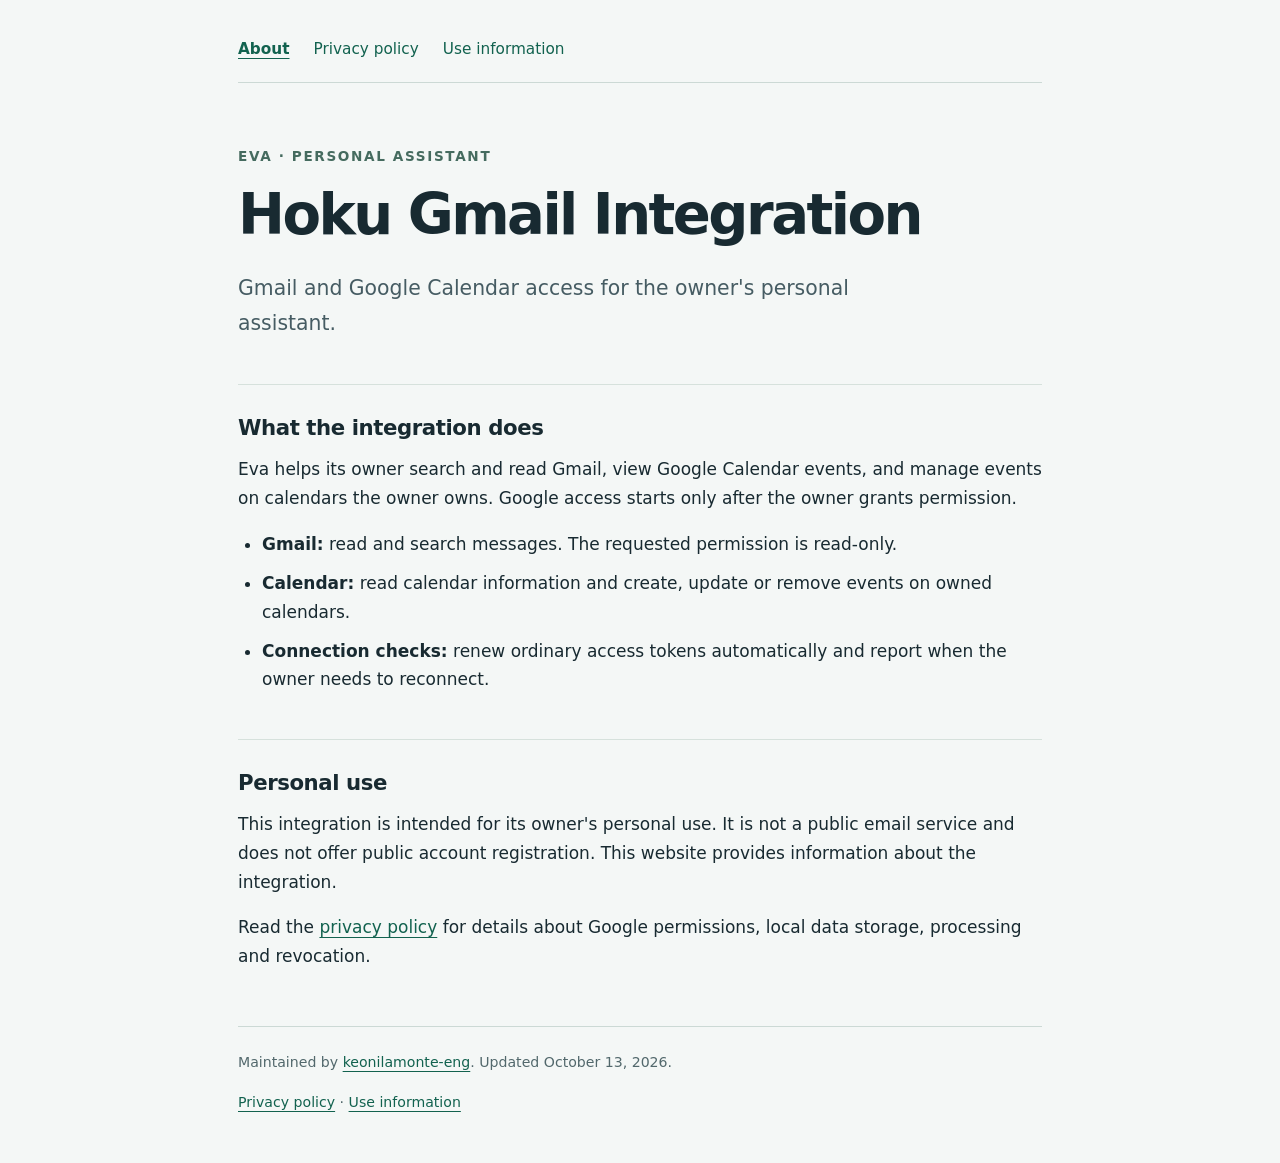
<file: index.html>
<!doctype html>
<html lang="en"><head><meta charset="utf-8"><meta name="viewport" content="width=device-width, initial-scale=1"><title>Hoku Gmail Integration · Eva</title><meta name="description" content="Information about Eva's personal Gmail and Google Calendar integration."><link rel="stylesheet" href="style.css"></head>
<body><main><nav aria-label="Main"><a href="index.html" aria-current="page">About</a><a href="privacy.html">Privacy policy</a><a href="terms.html">Use information</a></nav>
<p class="eyebrow">Eva · Personal assistant</p><h1>Hoku Gmail Integration</h1><p class="lead">Gmail and Google Calendar access for the owner's personal assistant.</p>
<section><h2>What the integration does</h2><p>Eva helps its owner search and read Gmail, view Google Calendar events, and manage events on calendars the owner owns. Google access starts only after the owner grants permission.</p><ul><li><strong>Gmail:</strong> read and search messages. The requested permission is read-only.</li><li><strong>Calendar:</strong> read calendar information and create, update or remove events on owned calendars.</li><li><strong>Connection checks:</strong> renew ordinary access tokens automatically and report when the owner needs to reconnect.</li></ul></section>
<section><h2>Personal use</h2><p>This integration is intended for its owner's personal use. It is not a public email service and does not offer public account registration. This website provides information about the integration.</p><p>Read the <a href="privacy.html">privacy policy</a> for details about Google permissions, local data storage, processing and revocation.</p></section>
<footer><p>Maintained by <a href="https://github.com/keonilamonte-eng">keonilamonte-eng</a>. Updated October 13, 2026.</p><a href="privacy.html">Privacy policy</a> · <a href="terms.html">Use information</a></footer></main></body></html>
</file>
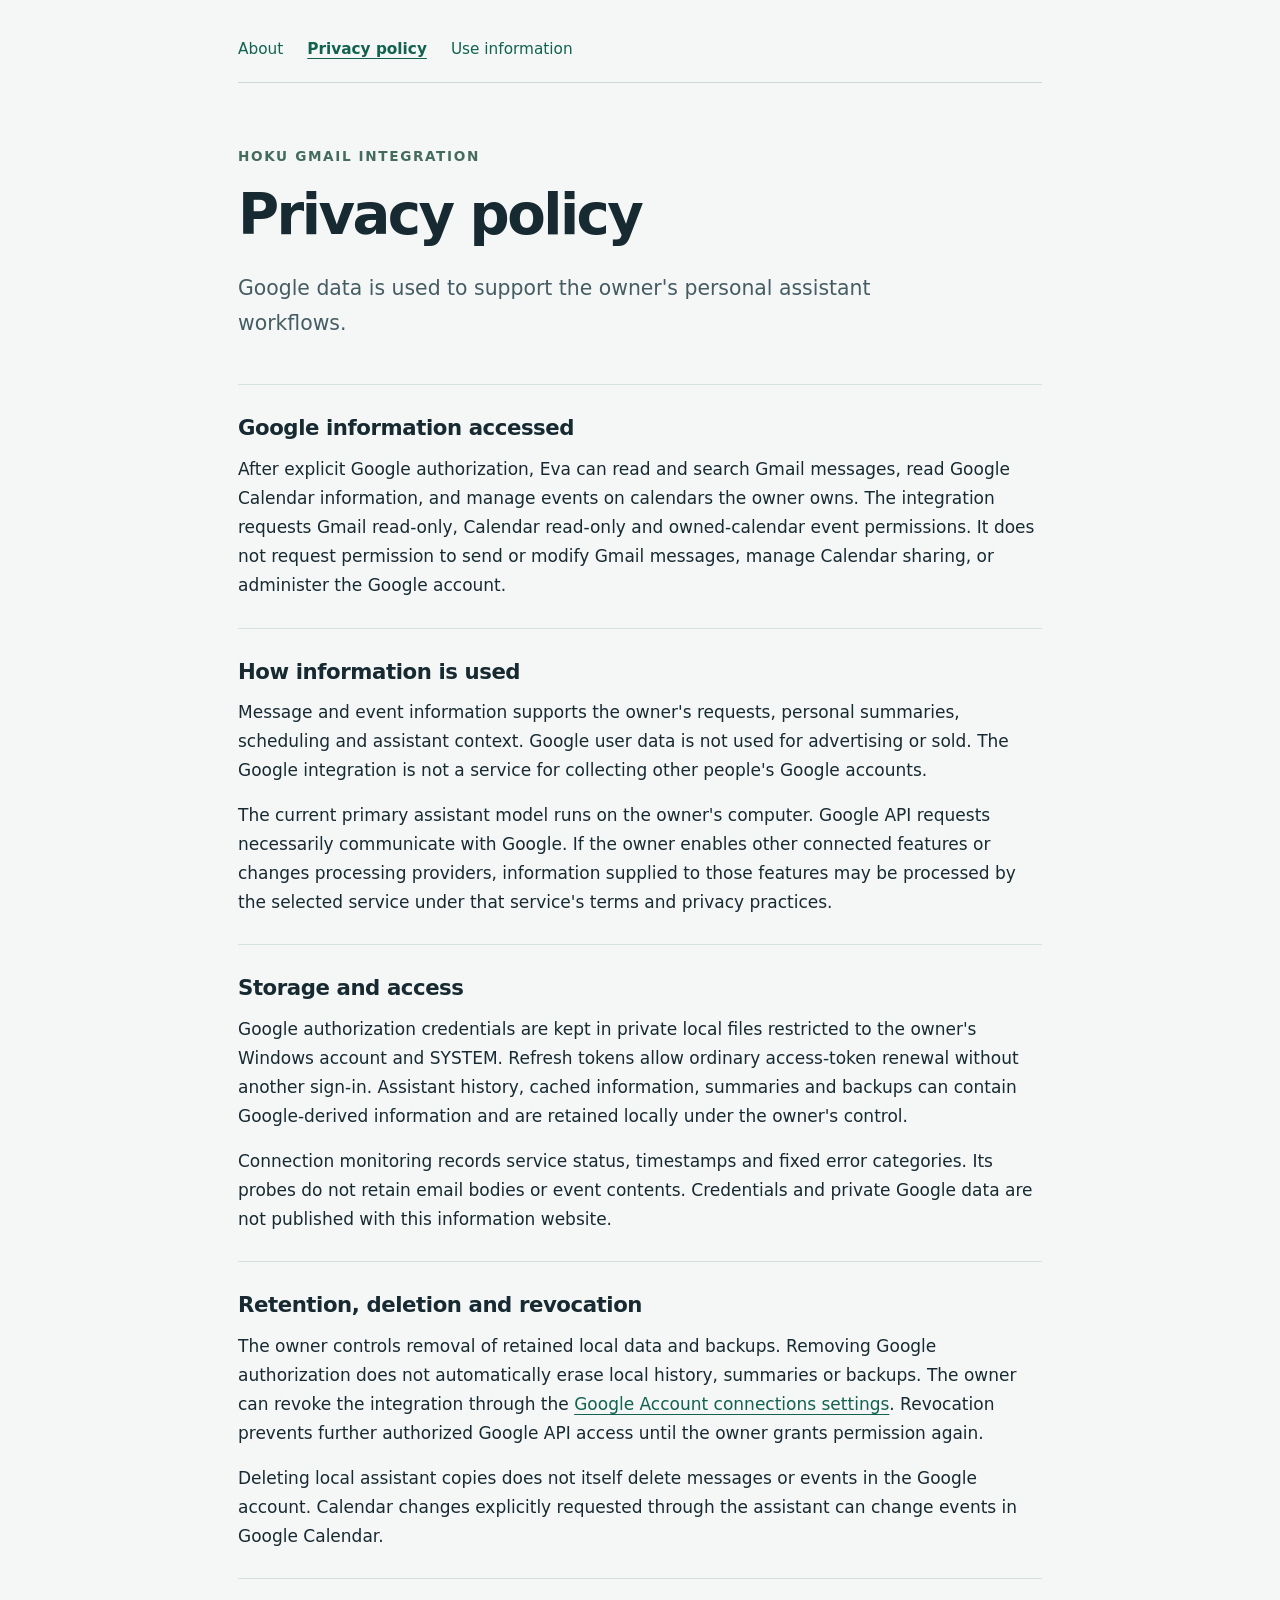
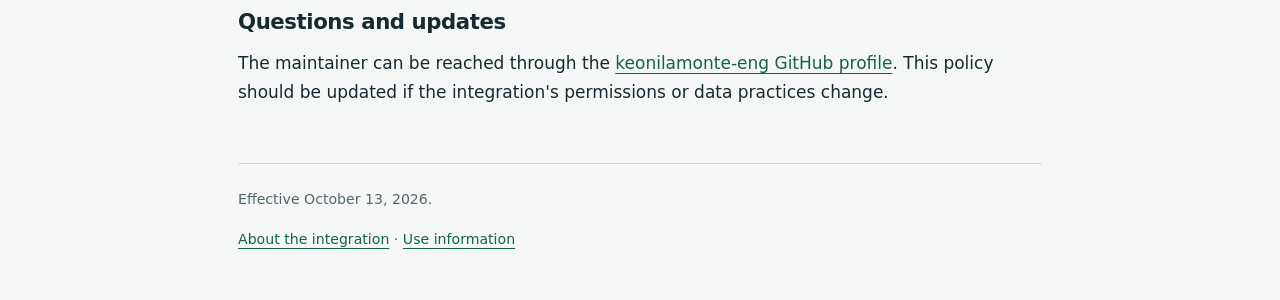
<file: privacy.html>
<!doctype html>
<html lang="en"><head><meta charset="utf-8"><meta name="viewport" content="width=device-width, initial-scale=1"><title>Privacy policy · Hoku Gmail Integration</title><link rel="stylesheet" href="style.css"></head>
<body><main><nav aria-label="Main"><a href="index.html">About</a><a href="privacy.html" aria-current="page">Privacy policy</a><a href="terms.html">Use information</a></nav>
<p class="eyebrow">Hoku Gmail Integration</p><h1>Privacy policy</h1><p class="lead">Google data is used to support the owner's personal assistant workflows.</p>
<section><h2>Google information accessed</h2><p>After explicit Google authorization, Eva can read and search Gmail messages, read Google Calendar information, and manage events on calendars the owner owns. The integration requests Gmail read-only, Calendar read-only and owned-calendar event permissions. It does not request permission to send or modify Gmail messages, manage Calendar sharing, or administer the Google account.</p></section>
<section><h2>How information is used</h2><p>Message and event information supports the owner's requests, personal summaries, scheduling and assistant context. Google user data is not used for advertising or sold. The Google integration is not a service for collecting other people's Google accounts.</p><p>The current primary assistant model runs on the owner's computer. Google API requests necessarily communicate with Google. If the owner enables other connected features or changes processing providers, information supplied to those features may be processed by the selected service under that service's terms and privacy practices.</p></section>
<section><h2>Storage and access</h2><p>Google authorization credentials are kept in private local files restricted to the owner's Windows account and SYSTEM. Refresh tokens allow ordinary access-token renewal without another sign-in. Assistant history, cached information, summaries and backups can contain Google-derived information and are retained locally under the owner's control.</p><p>Connection monitoring records service status, timestamps and fixed error categories. Its probes do not retain email bodies or event contents. Credentials and private Google data are not published with this information website.</p></section>
<section><h2>Retention, deletion and revocation</h2><p>The owner controls removal of retained local data and backups. Removing Google authorization does not automatically erase local history, summaries or backups. The owner can revoke the integration through the <a href="https://myaccount.google.com/connections">Google Account connections settings</a>. Revocation prevents further authorized Google API access until the owner grants permission again.</p><p>Deleting local assistant copies does not itself delete messages or events in the Google account. Calendar changes explicitly requested through the assistant can change events in Google Calendar.</p></section>
<section><h2>Questions and updates</h2><p>The maintainer can be reached through the <a href="https://github.com/keonilamonte-eng">keonilamonte-eng GitHub profile</a>. This policy should be updated if the integration's permissions or data practices change.</p></section>
<footer><p>Effective October 13, 2026.</p><a href="index.html">About the integration</a> · <a href="terms.html">Use information</a></footer></main></body></html>
</file>
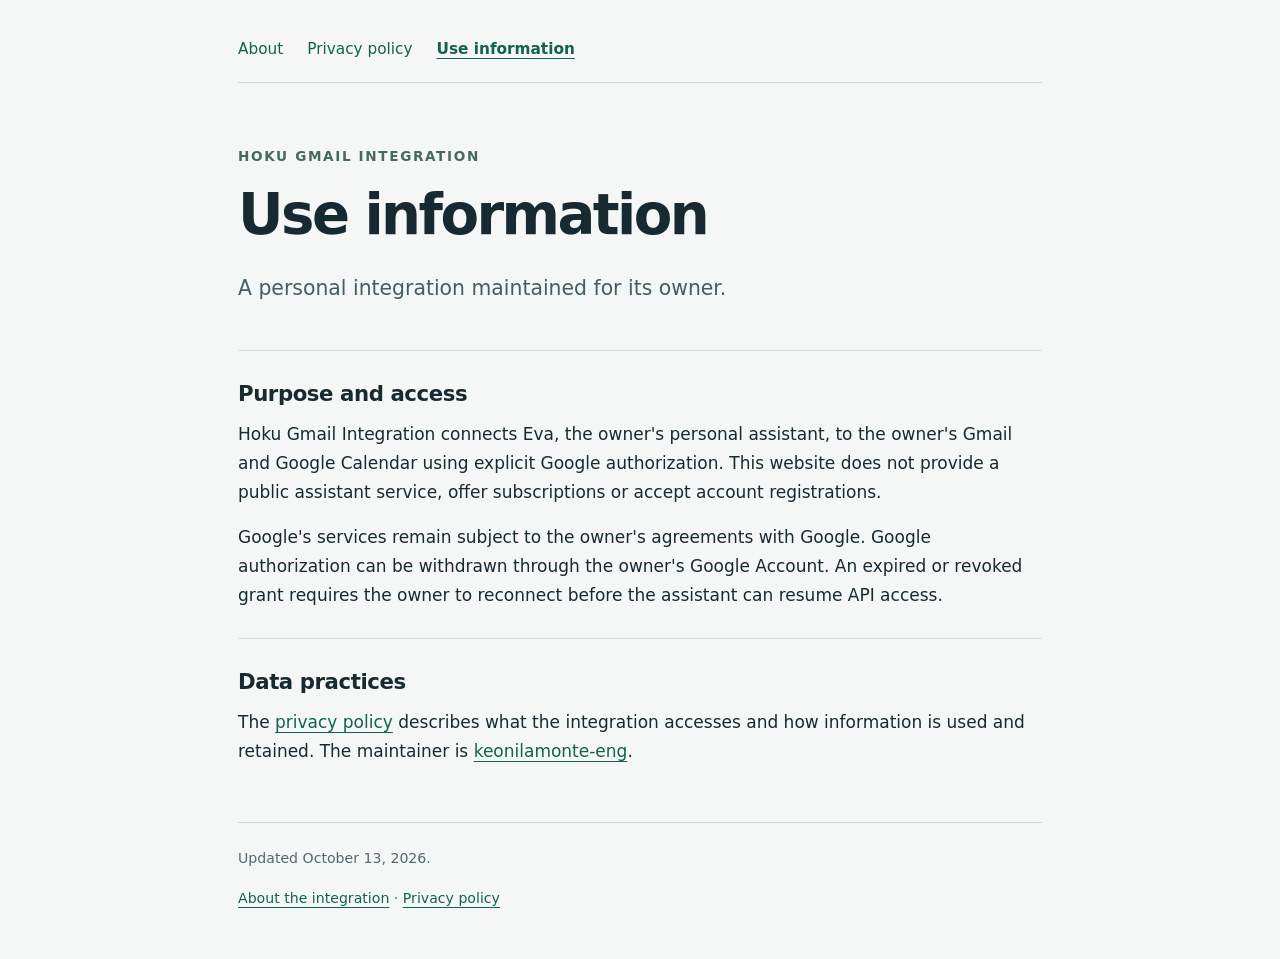
<file: terms.html>
<!doctype html>
<html lang="en"><head><meta charset="utf-8"><meta name="viewport" content="width=device-width, initial-scale=1"><title>Use information · Hoku Gmail Integration</title><link rel="stylesheet" href="style.css"></head>
<body><main><nav aria-label="Main"><a href="index.html">About</a><a href="privacy.html">Privacy policy</a><a href="terms.html" aria-current="page">Use information</a></nav>
<p class="eyebrow">Hoku Gmail Integration</p><h1>Use information</h1><p class="lead">A personal integration maintained for its owner.</p>
<section><h2>Purpose and access</h2><p>Hoku Gmail Integration connects Eva, the owner's personal assistant, to the owner's Gmail and Google Calendar using explicit Google authorization. This website does not provide a public assistant service, offer subscriptions or accept account registrations.</p><p>Google's services remain subject to the owner's agreements with Google. Google authorization can be withdrawn through the owner's Google Account. An expired or revoked grant requires the owner to reconnect before the assistant can resume API access.</p></section>
<section><h2>Data practices</h2><p>The <a href="privacy.html">privacy policy</a> describes what the integration accesses and how information is used and retained. The maintainer is <a href="https://github.com/keonilamonte-eng">keonilamonte-eng</a>.</p></section>
<footer><p>Updated October 13, 2026.</p><a href="index.html">About the integration</a> · <a href="privacy.html">Privacy policy</a></footer></main></body></html>
</file>
<file: style.css>
:root{color-scheme:light;font-family:system-ui,-apple-system,BlinkMacSystemFont,"Segoe UI",sans-serif;color:#182a31;background:#f4f7f6;font-size:17px;line-height:1.7}*{box-sizing:border-box}body{margin:0}main{max-width:860px;margin:auto;padding:36px 28px 48px}nav{display:flex;flex-wrap:wrap;gap:24px;border-bottom:1px solid #ccd9d5;padding-bottom:20px;margin-bottom:62px}a{color:#12624f;text-underline-offset:4px}a:hover{color:#093f32}a:focus-visible{outline:3px solid #217b68;outline-offset:5px}nav a{text-decoration:none;font-size:.9rem}nav [aria-current=page]{font-weight:700;text-decoration:underline}.eyebrow{color:#456b5f;font-size:.8rem;font-weight:700;letter-spacing:.12em;text-transform:uppercase}h1{font-size:clamp(2.2rem,6vw,3.3rem);line-height:1.12;letter-spacing:-.045em;margin:16px 0 24px}h2{font-size:1.25rem;line-height:1.4;margin:0 0 12px;letter-spacing:-.02em}.lead{font-size:1.2rem;color:#465c63;max-width:650px;margin-bottom:44px}section{padding:28px 0;border-top:1px solid #d6e1dc}p{margin:0 0 16px}section p:last-child{margin-bottom:0}ul{padding-left:24px}li{margin:10px 0}footer{margin-top:28px;padding-top:24px;border-top:1px solid #ccd9d5;color:#52686c;font-size:.83rem}@media(max-width:500px){main{padding:24px 20px}nav{margin-bottom:40px;gap:18px}.lead{font-size:1.1rem}}
</file>
